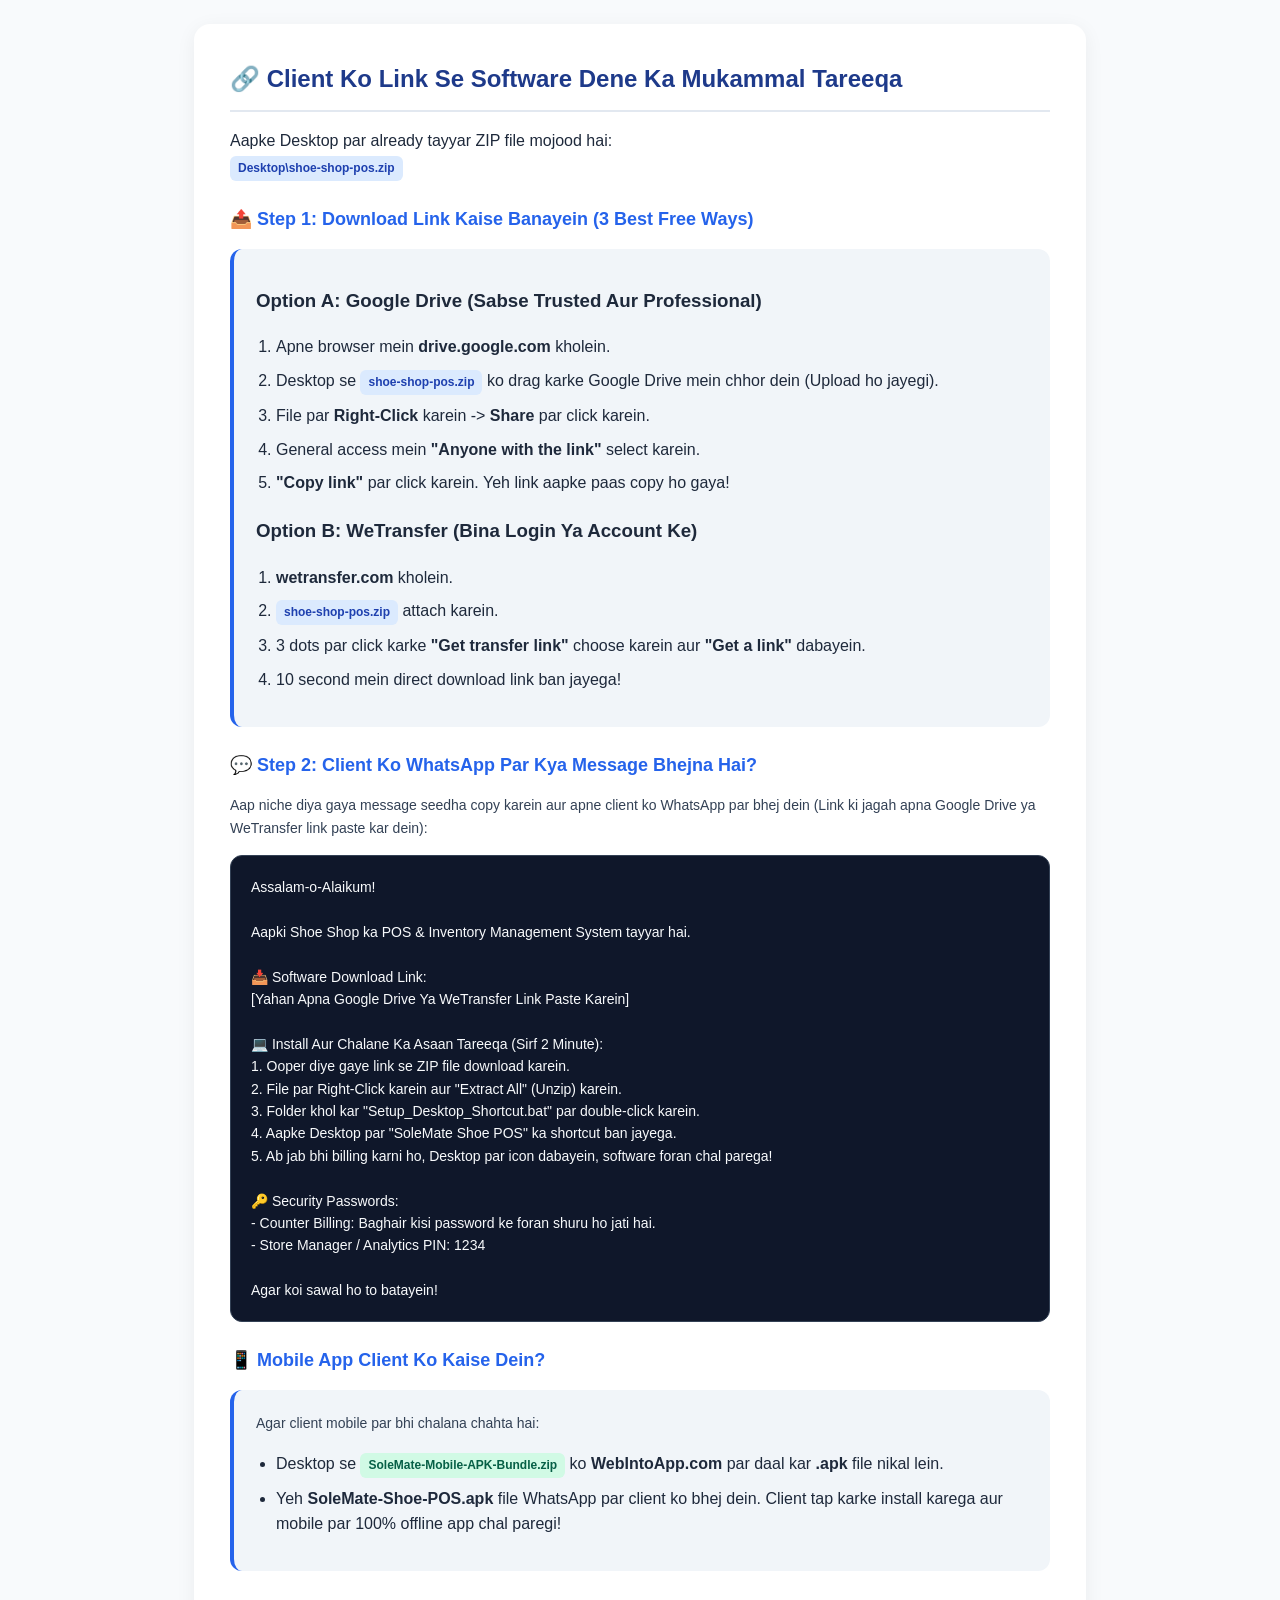
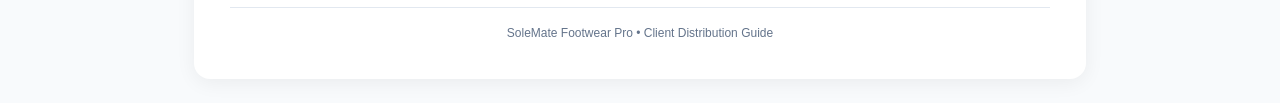
<file: CLIENT_SHARING_GUIDE.html>
<!DOCTYPE html>
<html lang="en">
<head>
    <meta charset="UTF-8">
    <meta name="viewport" content="width=device-width, initial-scale=1.0">
    <title>SoleMate Shoe POS - Client Sharing Guide</title>
    <style>
        body { font-family: -apple-system, BlinkMacSystemFont, 'Segoe UI', Roboto, Helvetica, Arial, sans-serif; line-height: 1.6; color: #1e293b; background: #f8fafc; margin: 0; padding: 24px; }
        .container { max-width: 820px; margin: 0 auto; background: #ffffff; padding: 36px; border-radius: 16px; box-shadow: 0 4px 20px rgba(0,0,0,0.06); }
        h1 { color: #1e3a8a; border-bottom: 2px solid #e2e8f0; padding-bottom: 12px; font-size: 24px; margin-top: 0; }
        h2 { color: #2563eb; font-size: 18px; margin-top: 24px; }
        .step-box { background: #f1f5f9; padding: 18px 22px; border-radius: 12px; margin: 14px 0; border-left: 4px solid #2563eb; }
        .msg-box { background: #0f172a; color: #f8fafc; padding: 20px; border-radius: 12px; margin: 16px 0; font-family: -apple-system, sans-serif; white-space: pre-wrap; font-size: 14px; border: 1px solid #334155; }
        .badge { display: inline-block; padding: 3px 8px; border-radius: 6px; font-weight: bold; font-size: 12px; background: #dbeafe; color: #1e40af; }
        .badge-green { display: inline-block; padding: 3px 8px; border-radius: 6px; font-weight: bold; font-size: 12px; background: #d1fae5; color: #065f46; }
        ol, ul { padding-left: 20px; }
        li { margin-bottom: 8px; }
        .urdu { font-size: 14px; color: #334155; margin-top: 4px; }
        footer { margin-top: 36px; padding-top: 16px; border-top: 1px solid #e2e8f0; font-size: 12px; color: #64748b; text-align: center; }
    </style>
</head>
<body>
    <div class="container">
        <h1>🔗 Client Ko Link Se Software Dene Ka Mukammal Tareeqa</h1>
        <p>Aapke Desktop par already tayyar ZIP file mojood hai: <br>
           <strong class="badge">Desktop\shoe-shop-pos.zip</strong></p>

        <h2>📤 Step 1: Download Link Kaise Banayein (3 Best Free Ways)</h2>
        <div class="step-box">
            <h3>Option A: Google Drive (Sabse Trusted Aur Professional)</h3>
            <ol>
                <li>Apne browser mein <strong>drive.google.com</strong> kholein.</li>
                <li>Desktop se <span class="badge">shoe-shop-pos.zip</span> ko drag karke Google Drive mein chhor dein (Upload ho jayegi).</li>
                <li>File par <strong>Right-Click</strong> karein -> <strong>Share</strong> par click karein.</li>
                <li>General access mein <strong>"Anyone with the link"</strong> select karein.</li>
                <li><strong>"Copy link"</strong> par click karein. Yeh link aapke paas copy ho gaya!</li>
            </ol>

            <h3 style="margin-top: 20px;">Option B: WeTransfer (Bina Login Ya Account Ke)</h3>
            <ol>
                <li><strong>wetransfer.com</strong> kholein.</li>
                <li><span class="badge">shoe-shop-pos.zip</span> attach karein.</li>
                <li>3 dots par click karke <strong>"Get transfer link"</strong> choose karein aur <strong>"Get a link"</strong> dabayein.</li>
                <li>10 second mein direct download link ban jayega!</li>
            </ol>
        </div>

        <h2>💬 Step 2: Client Ko WhatsApp Par Kya Message Bhejna Hai?</h2>
        <p class="urdu">Aap niche diya gaya message seedha copy karein aur apne client ko WhatsApp par bhej dein (Link ki jagah apna Google Drive ya WeTransfer link paste kar dein):</p>

        <div class="msg-box">Assalam-o-Alaikum!

Aapki Shoe Shop ka POS & Inventory Management System tayyar hai.

📥 Software Download Link:
[Yahan Apna Google Drive Ya WeTransfer Link Paste Karein]

💻 Install Aur Chalane Ka Asaan Tareeqa (Sirf 2 Minute):
1. Ooper diye gaye link se ZIP file download karein.
2. File par Right-Click karein aur "Extract All" (Unzip) karein.
3. Folder khol kar "Setup_Desktop_Shortcut.bat" par double-click karein.
4. Aapke Desktop par "SoleMate Shoe POS" ka shortcut ban jayega.
5. Ab jab bhi billing karni ho, Desktop par icon dabayein, software foran chal parega!

🔑 Security Passwords:
- Counter Billing: Baghair kisi password ke foran shuru ho jati hai.
- Store Manager / Analytics PIN: 1234

Agar koi sawal ho to batayein!</div>

        <h2>📱 Mobile App Client Ko Kaise Dein?</h2>
        <div class="step-box">
            <p class="urdu">Agar client mobile par bhi chalana chahta hai:</p>
            <ul>
                <li>Desktop se <span class="badge-green">SoleMate-Mobile-APK-Bundle.zip</span> ko <strong>WebIntoApp.com</strong> par daal kar <strong>.apk</strong> file nikal lein.</li>
                <li>Yeh <strong>SoleMate-Shoe-POS.apk</strong> file WhatsApp par client ko bhej dein. Client tap karke install karega aur mobile par 100% offline app chal paregi!</li>
            </ul>
        </div>

        <footer>
            SoleMate Footwear Pro • Client Distribution Guide
        </footer>
    </div>
</body>
</html>
</file>
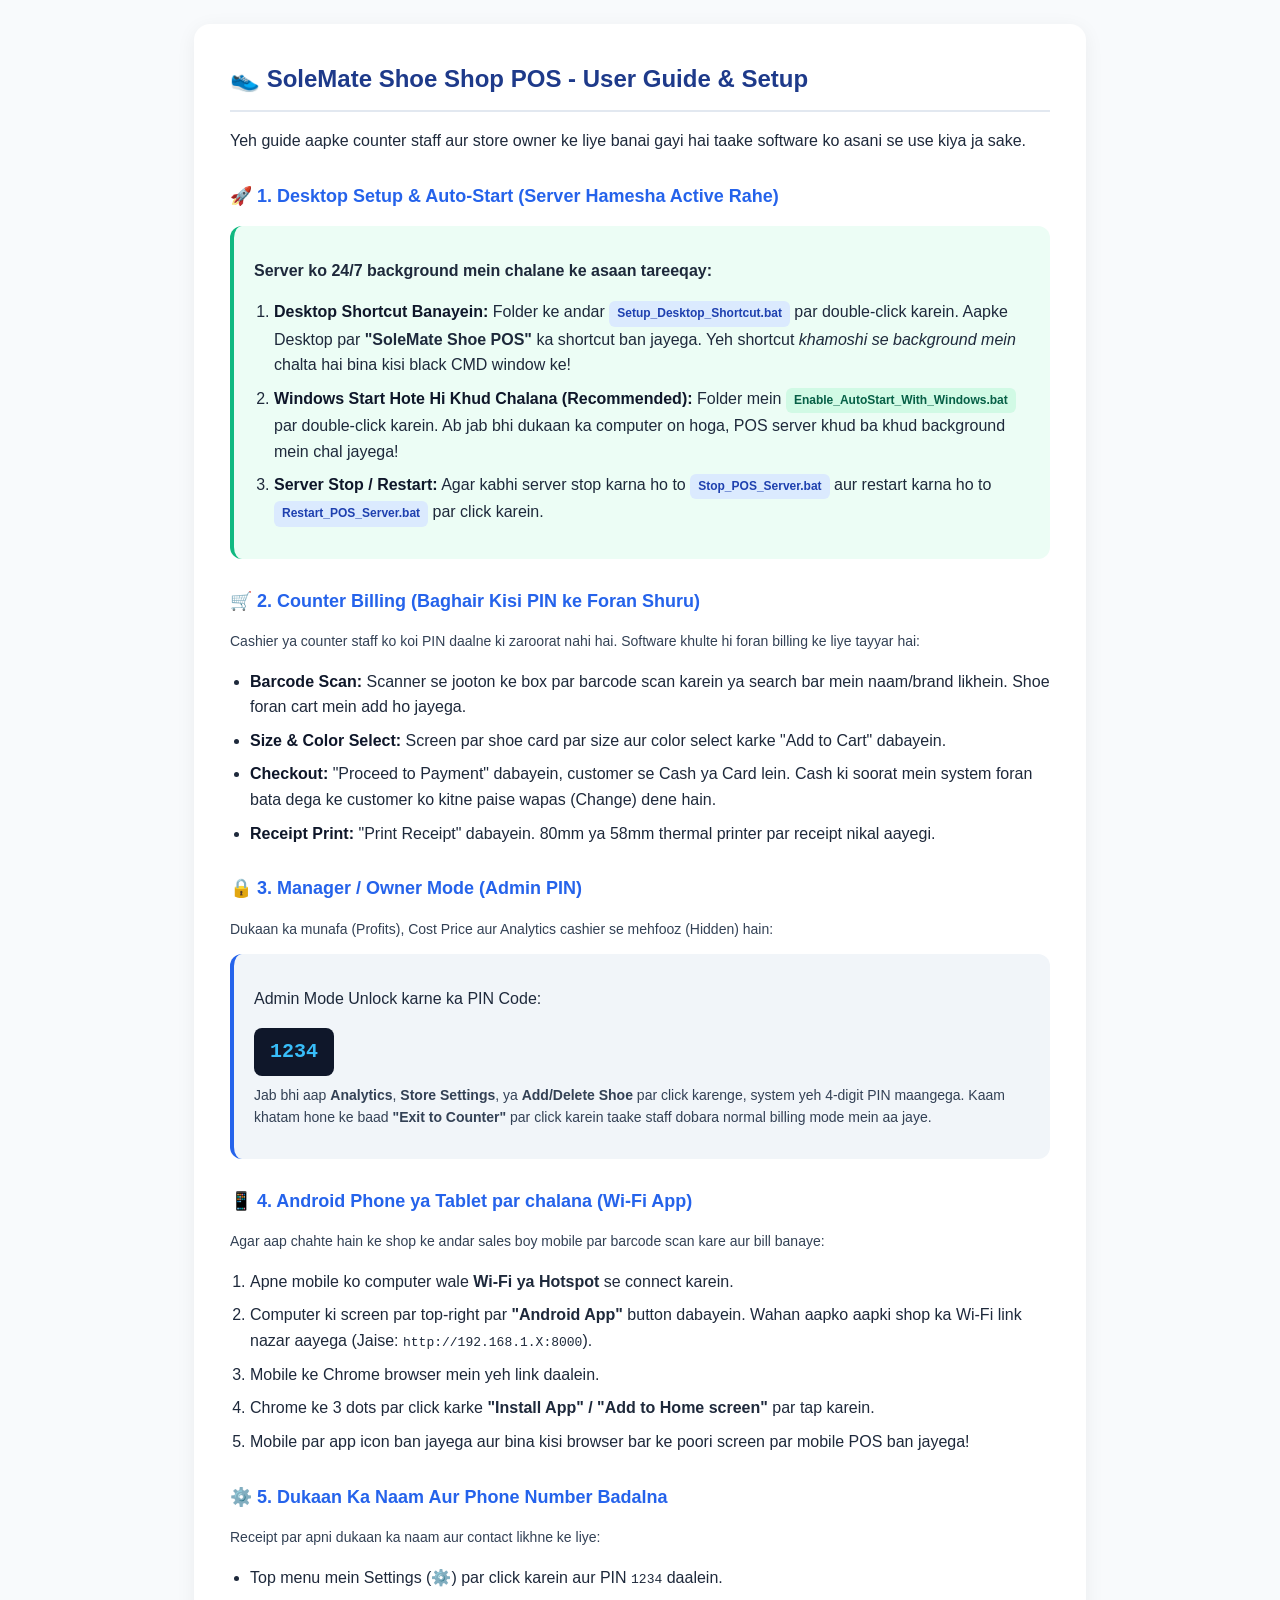
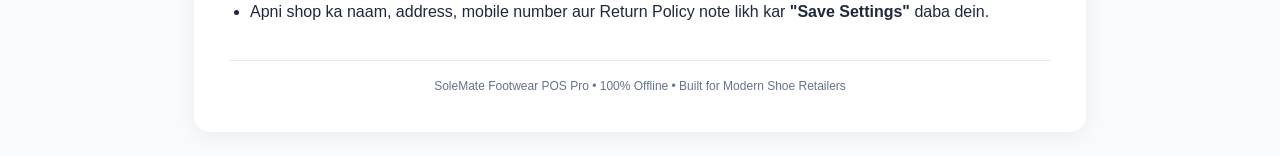
<file: CLIENT_USER_GUIDE.html>
<!DOCTYPE html>
<html lang="en">
<head>
    <meta charset="UTF-8">
    <meta name="viewport" content="width=device-width, initial-scale=1.0">
    <title>SoleMate Shoe POS - Client User Guide</title>
    <style>
        body { font-family: -apple-system, BlinkMacSystemFont, 'Segoe UI', Roboto, Helvetica, Arial, sans-serif; line-height: 1.6; color: #1e293b; background: #f8fafc; margin: 0; padding: 24px; }
        .container { max-width: 820px; margin: 0 auto; background: #ffffff; padding: 36px; border-radius: 16px; box-shadow: 0 4px 20px rgba(0,0,0,0.06); }
        h1 { color: #1e3a8a; border-bottom: 2px solid #e2e8f0; padding-bottom: 12px; font-size: 24px; margin-top: 0; }
        h2 { color: #2563eb; font-size: 18px; margin-top: 28px; display: flex; align-items: center; gap: 8px; }
        .card { background: #f1f5f9; padding: 16px 20px; border-radius: 12px; margin: 12px 0; border-left: 4px solid #2563eb; }
        .success-card { background: #ecfdf5; padding: 16px 20px; border-radius: 12px; margin: 12px 0; border-left: 4px solid #10b981; }
        .badge { display: inline-block; padding: 3px 8px; border-radius: 6px; font-weight: bold; font-size: 12px; background: #dbeafe; color: #1e40af; }
        .badge-green { display: inline-block; padding: 3px 8px; border-radius: 6px; font-weight: bold; font-size: 12px; background: #d1fae5; color: #065f46; }
        .pin-box { background: #0f172a; color: #38bdf8; font-family: monospace; font-size: 20px; font-weight: bold; padding: 8px 16px; border-radius: 8px; display: inline-block; }
        ol, ul { padding-left: 20px; }
        li { margin-bottom: 8px; }
        .step { font-weight: bold; color: #0f172a; }
        .urdu { font-size: 14px; color: #334155; margin-top: 4px; }
        footer { margin-top: 36px; padding-top: 16px; border-top: 1px solid #e2e8f0; font-size: 12px; color: #64748b; text-align: center; }
    </style>
</head>
<body>
    <div class="container">
        <h1>👟 SoleMate Shoe Shop POS - User Guide & Setup</h1>
        <p>Yeh guide aapke counter staff aur store owner ke liye banai gayi hai taake software ko asani se use kiya ja sake.</p>

        <h2>🚀 1. Desktop Setup & Auto-Start (Server Hamesha Active Rahe)</h2>
        <div class="success-card">
            <p><strong>Server ko 24/7 background mein chalane ke asaan tareeqay:</strong></p>
            <ol>
                <li><span class="step">Desktop Shortcut Banayein:</span> Folder ke andar <span class="badge">Setup_Desktop_Shortcut.bat</span> par double-click karein. Aapke Desktop par <strong>"SoleMate Shoe POS"</strong> ka shortcut ban jayega. Yeh shortcut <em>khamoshi se background mein</em> chalta hai bina kisi black CMD window ke!</li>
                <li><span class="step">Windows Start Hote Hi Khud Chalana (Recommended):</span> Folder mein <span class="badge-green">Enable_AutoStart_With_Windows.bat</span> par double-click karein. Ab jab bhi dukaan ka computer on hoga, POS server khud ba khud background mein chal jayega!</li>
                <li><span class="step">Server Stop / Restart:</span> Agar kabhi server stop karna ho to <span class="badge">Stop_POS_Server.bat</span> aur restart karna ho to <span class="badge">Restart_POS_Server.bat</span> par click karein.</li>
            </ol>
        </div>

        <h2>🛒 2. Counter Billing (Baghair Kisi PIN ke Foran Shuru)</h2>
        <p class="urdu">Cashier ya counter staff ko koi PIN daalne ki zaroorat nahi hai. Software khulte hi foran billing ke liye tayyar hai:</p>
        <ul>
            <li><span class="step">Barcode Scan:</span> Scanner se jooton ke box par barcode scan karein ya search bar mein naam/brand likhein. Shoe foran cart mein add ho jayega.</li>
            <li><span class="step">Size & Color Select:</span> Screen par shoe card par size aur color select karke "Add to Cart" dabayein.</li>
            <li><span class="step">Checkout:</span> "Proceed to Payment" dabayein, customer se Cash ya Card lein. Cash ki soorat mein system foran bata dega ke customer ko kitne paise wapas (Change) dene hain.</li>
            <li><span class="step">Receipt Print:</span> "Print Receipt" dabayein. 80mm ya 58mm thermal printer par receipt nikal aayegi.</li>
        </ul>

        <h2>🔒 3. Manager / Owner Mode (Admin PIN)</h2>
        <p class="urdu">Dukaan ka munafa (Profits), Cost Price aur Analytics cashier se mehfooz (Hidden) hain:</p>
        <div class="card">
            <p>Admin Mode Unlock karne ka PIN Code:</p>
            <div class="pin-box">1234</div>
            <p class="urdu" style="margin-top: 8px;">Jab bhi aap <strong>Analytics</strong>, <strong>Store Settings</strong>, ya <strong>Add/Delete Shoe</strong> par click karenge, system yeh 4-digit PIN maangega. Kaam khatam hone ke baad <strong>"Exit to Counter"</strong> par click karein taake staff dobara normal billing mode mein aa jaye.</p>
        </div>

        <h2>📱 4. Android Phone ya Tablet par chalana (Wi-Fi App)</h2>
        <p class="urdu">Agar aap chahte hain ke shop ke andar sales boy mobile par barcode scan kare aur bill banaye:</p>
        <ol>
            <li>Apne mobile ko computer wale <strong>Wi-Fi ya Hotspot</strong> se connect karein.</li>
            <li>Computer ki screen par top-right par <strong>"Android App"</strong> button dabayein. Wahan aapko aapki shop ka Wi-Fi link nazar aayega (Jaise: <code>http://192.168.1.X:8000</code>).</li>
            <li>Mobile ke Chrome browser mein yeh link daalein.</li>
            <li>Chrome ke 3 dots par click karke <strong>"Install App" / "Add to Home screen"</strong> par tap karein.</li>
            <li>Mobile par app icon ban jayega aur bina kisi browser bar ke poori screen par mobile POS ban jayega!</li>
        </ol>

        <h2>⚙️ 5. Dukaan Ka Naam Aur Phone Number Badalna</h2>
        <p class="urdu">Receipt par apni dukaan ka naam aur contact likhne ke liye:</p>
        <ul>
            <li>Top menu mein Settings (⚙️) par click karein aur PIN <code>1234</code> daalein.</li>
            <li>Apni shop ka naam, address, mobile number aur Return Policy note likh kar <strong>"Save Settings"</strong> daba dein.</li>
        </ul>

        <footer>
            SoleMate Footwear POS Pro • 100% Offline • Built for Modern Shoe Retailers
        </footer>
    </div>
</body>
</html>
</file>
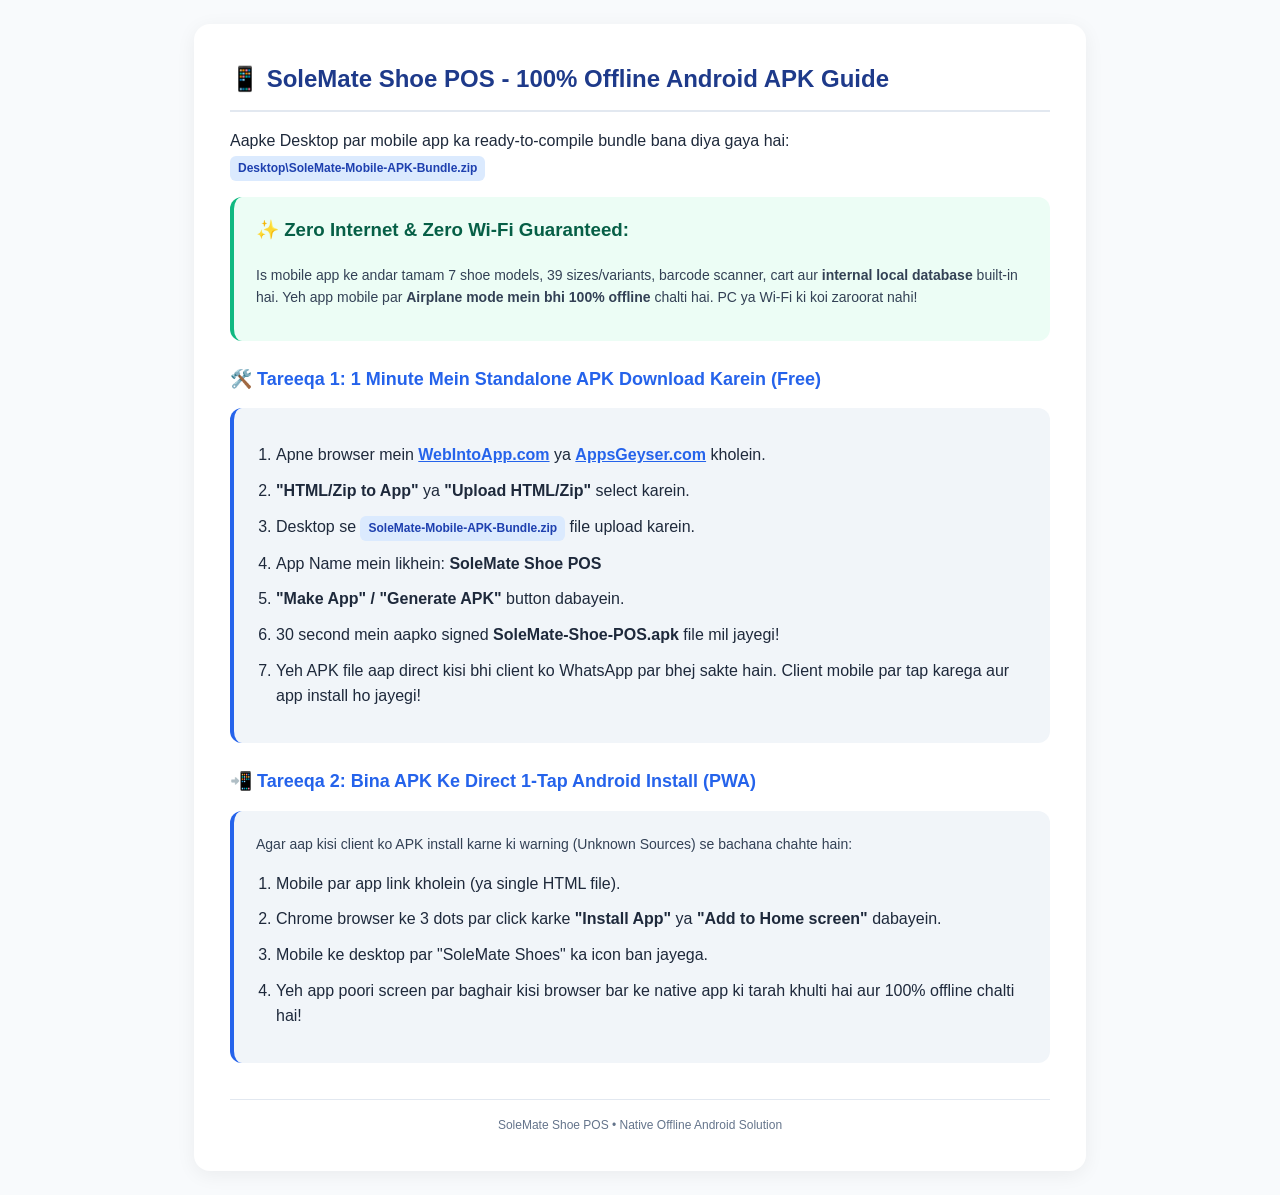
<file: HOW_TO_CREATE_APK.html>
<!DOCTYPE html>
<html lang="en">
<head>
    <meta charset="UTF-8">
    <meta name="viewport" content="width=device-width, initial-scale=1.0">
    <title>SoleMate Shoe POS - Android APK Guide</title>
    <style>
        body { font-family: -apple-system, BlinkMacSystemFont, 'Segoe UI', Roboto, Helvetica, Arial, sans-serif; line-height: 1.6; color: #1e293b; background: #f8fafc; margin: 0; padding: 24px; }
        .container { max-width: 820px; margin: 0 auto; background: #ffffff; padding: 36px; border-radius: 16px; box-shadow: 0 4px 20px rgba(0,0,0,0.06); }
        h1 { color: #1e3a8a; border-bottom: 2px solid #e2e8f0; padding-bottom: 12px; font-size: 24px; margin-top: 0; }
        h2 { color: #2563eb; font-size: 18px; margin-top: 24px; }
        .step-box { background: #f1f5f9; padding: 18px 22px; border-radius: 12px; margin: 14px 0; border-left: 4px solid #2563eb; }
        .success-box { background: #ecfdf5; padding: 18px 22px; border-radius: 12px; margin: 14px 0; border-left: 4px solid #10b981; }
        .badge { display: inline-block; padding: 3px 8px; border-radius: 6px; font-weight: bold; font-size: 12px; background: #dbeafe; color: #1e40af; }
        .badge-green { display: inline-block; padding: 3px 8px; border-radius: 6px; font-weight: bold; font-size: 12px; background: #d1fae5; color: #065f46; }
        ol, ul { padding-left: 20px; }
        li { margin-bottom: 10px; }
        .urdu { font-size: 14px; color: #334155; margin-top: 4px; }
        .btn-link { display: inline-block; margin-top: 8px; padding: 8px 16px; background: #2563eb; color: #fff; text-decoration: none; border-radius: 8px; font-weight: bold; font-size: 13px; }
        footer { margin-top: 36px; padding-top: 16px; border-top: 1px solid #e2e8f0; font-size: 12px; color: #64748b; text-align: center; }
    </style>
</head>
<body>
    <div class="container">
        <h1>📱 SoleMate Shoe POS - 100% Offline Android APK Guide</h1>
        <p>Aapke Desktop par mobile app ka ready-to-compile bundle bana diya gaya hai: <br>
           <strong class="badge">Desktop\SoleMate-Mobile-APK-Bundle.zip</strong></p>

        <div class="success-box">
            <h3 style="margin-top:0; color:#065f46;">✨ Zero Internet & Zero Wi-Fi Guaranteed:</h3>
            <p class="urdu">Is mobile app ke andar tamam 7 shoe models, 39 sizes/variants, barcode scanner, cart aur <strong>internal local database</strong> built-in hai. Yeh app mobile par <strong>Airplane mode mein bhi 100% offline</strong> chalti hai. PC ya Wi-Fi ki koi zaroorat nahi!</p>
        </div>

        <h2>🛠️ Tareeqa 1: 1 Minute Mein Standalone APK Download Karein (Free)</h2>
        <div class="step-box">
            <ol>
                <li>Apne browser mein <strong><a href="https://www.webintoapp.com" target="_blank" style="color:#2563eb;">WebIntoApp.com</a></strong> ya <strong><a href="https://www.appsgeyser.com" target="_blank" style="color:#2563eb;">AppsGeyser.com</a></strong> kholein.</li>
                <li><strong>"HTML/Zip to App"</strong> ya <strong>"Upload HTML/Zip"</strong> select karein.</li>
                <li>Desktop se <span class="badge">SoleMate-Mobile-APK-Bundle.zip</span> file upload karein.</li>
                <li>App Name mein likhein: <strong>SoleMate Shoe POS</strong></li>
                <li><strong>"Make App" / "Generate APK"</strong> button dabayein.</li>
                <li>30 second mein aapko signed <strong>SoleMate-Shoe-POS.apk</strong> file mil jayegi!</li>
                <li>Yeh APK file aap direct kisi bhi client ko WhatsApp par bhej sakte hain. Client mobile par tap karega aur app install ho jayegi!</li>
            </ol>
        </div>

        <h2>📲 Tareeqa 2: Bina APK Ke Direct 1-Tap Android Install (PWA)</h2>
        <div class="step-box">
            <p class="urdu">Agar aap kisi client ko APK install karne ki warning (Unknown Sources) se bachana chahte hain:</p>
            <ol>
                <li>Mobile par app link kholein (ya single HTML file).</li>
                <li>Chrome browser ke 3 dots par click karke <strong>"Install App"</strong> ya <strong>"Add to Home screen"</strong> dabayein.</li>
                <li>Mobile ke desktop par "SoleMate Shoes" ka icon ban jayega.</li>
                <li>Yeh app poori screen par baghair kisi browser bar ke native app ki tarah khulti hai aur 100% offline chalti hai!</li>
            </ol>
        </div>

        <footer>
            SoleMate Shoe POS • Native Offline Android Solution
        </footer>
    </div>
</body>
</html>
</file>
